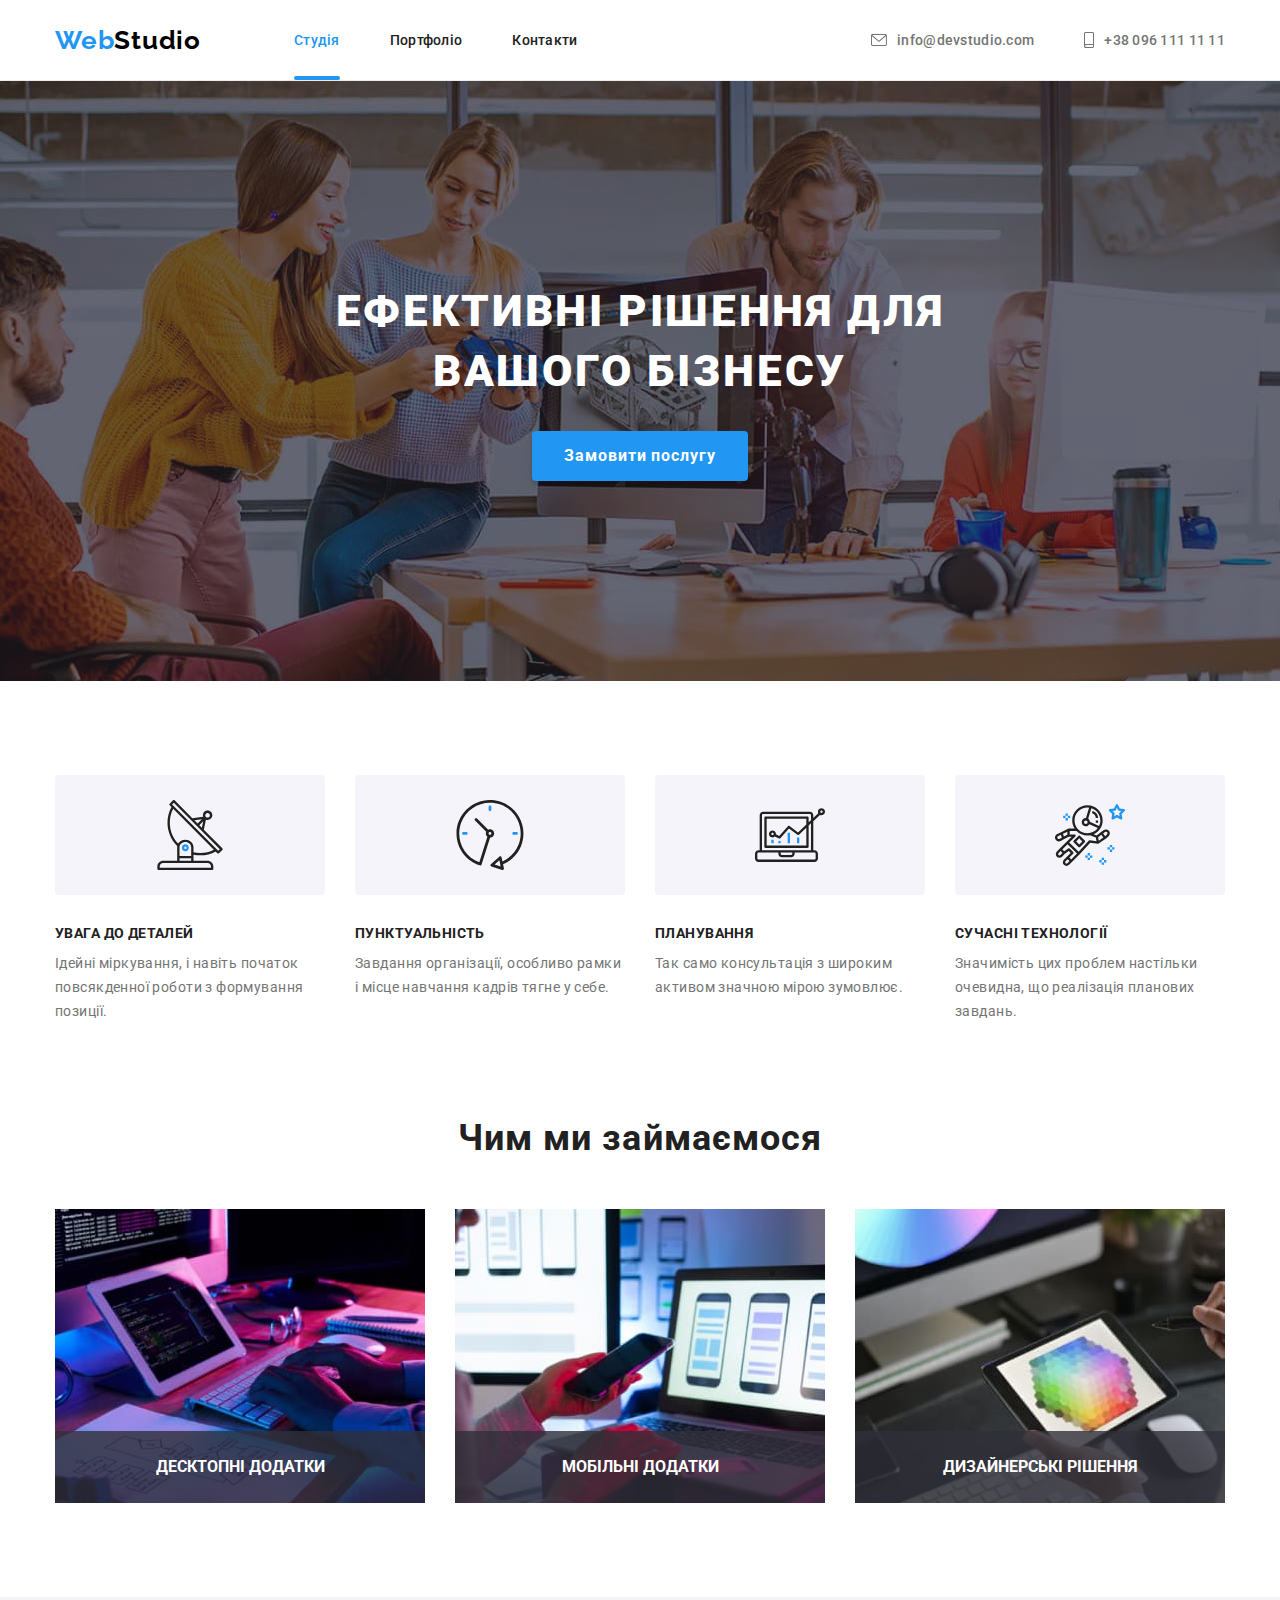
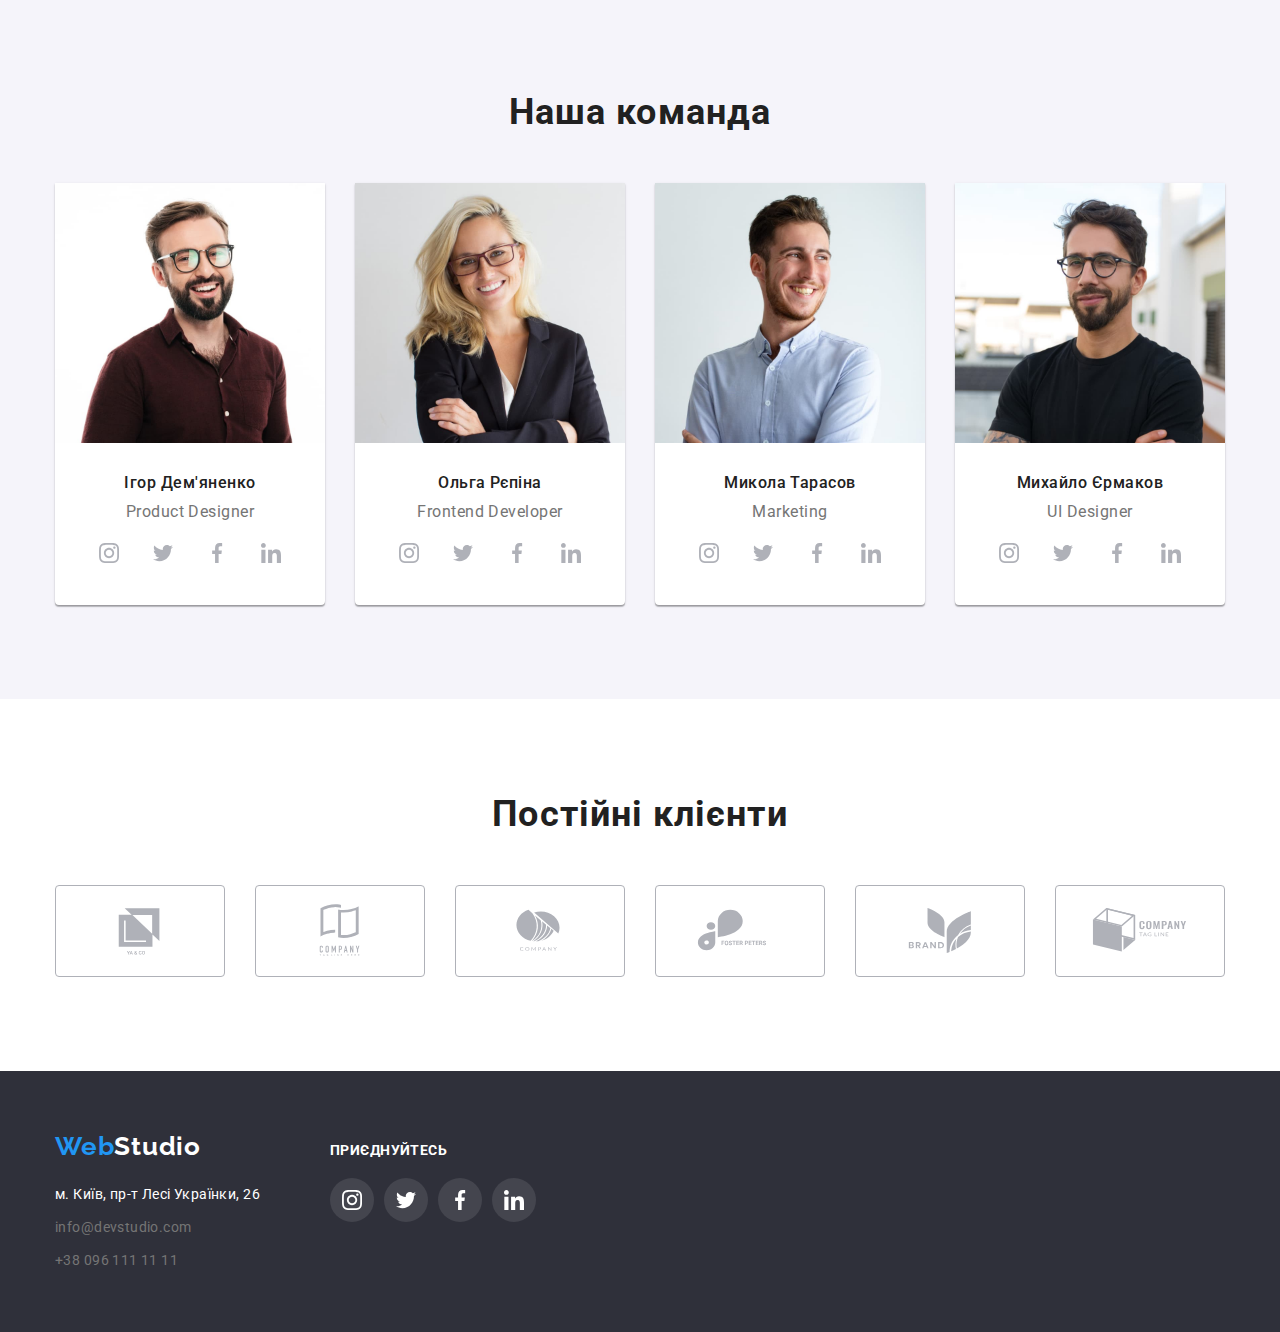
<file: index.html>
<!DOCTYPE html>
<html lang="uk">
  <head>
    <meta charset="UTF-8" />
    <meta http-equiv="X-UA-Compatible" content="IE=edge" />
    <meta name="viewport" content="width=device-width, initial-scale=1.0" />
    <link rel="preconnect" href="https://fonts.googleapis.com" />
    <link rel="preconnect" href="https://fonts.gstatic.com" crossorigin />
    <link
      href="https://fonts.googleapis.com/css2?family=Raleway:wght@700&family=Roboto:wght@400;500;700;900&display=swap"
      rel="stylesheet"
    />
    <link
      rel="stylesheet"
      href="https://cdnjs.cloudflare.com/ajax/libs/modern-normalize/1.1.0/modern-normalize.min.css"
    />
    <link rel="stylesheet" href="css/styles.css" />
    <title>WebStudio</title>
  </head>
  <body>
    <!--Шапка-->
    <header class="page-header">
      <div class="container item-link">
        <nav class="main-nav">
          <a href="./index.html" class="logo">Web<span class="logo-styles">Studio</span></a>
          <ul class="nav-link">
            <li class="item-font"><a href="./index.html" class="font current">Студія</a></li>
            <li class="item-font"><a href="./portfolio.html" class="font">Портфоліо</a></li>
            <li class="item-font"><a href="/" class="font">Контакти</a></li>
          </ul>
        </nav>
        <!--Контакти-->
        <ul class="contact">
          <li class="item-info">
            <a href="mailto:info@devstudio.com" class="info"
              ><svg class="icon-contact" width="16px" height="12px">
                <use href="./images/symbol-defs.svg#envelope"></use></svg
              >info@devstudio.com</a
            >
          </li>
          <li class="item-info">
            <a href="tel:+380961111111" class="info"
              ><svg class="icon-contact" width="10px" height="16px">
                <use href="./images/symbol-defs.svg#smartphone"></use></svg
              >+38 096 111 11 11</a
            >
          </li>
        </ul>
      </div>
    </header>
    <main>
      <!--Банер-->
      <section class="hero-overlay">
        <div class="container">
          <h1 class="baner-text">
            Ефективні рішення для <br />
            вашого бізнесу
          </h1>
          <button type="button" class="baner-button" data-modal-open>Замовити послугу</button>
        </div>
      </section>
      <!--Деталі-->
      <section class="section padding-sec">
        <div class="container">
          <h2 class="visually-hidden">Shadow</h2>
          <ul class="information">
            <li class="info-item">
              <div class="icon-information">
                <svg width="70px" height="70px">
                  <use href="./images/symbol-defs.svg#antenna"></use>
                </svg>
              </div>
              <h3 class="factor">УВАГА ДО ДЕТАЛЕЙ</h3>
              <p class="opisanie">
                Ідейні міркування, і навіть початок повсякденної роботи з формування позиції.
              </p>
            </li>
            <li class="info-item">
              <div class="icon-information">
                <svg width="70px" height="70px">
                  <use href="./images/symbol-defs.svg#clock"></use>
                </svg>
              </div>
              <h3 class="factor">ПУНКТУАЛЬНІСТЬ</h3>
              <p class="opisanie">
                Завдання організації, особливо рамки і місце навчання кадрів тягне у себе.
              </p>
            </li>
            <li class="info-item">
              <div class="icon-information">
                <svg width="70px" height="70px">
                  <use href="./images/symbol-defs.svg#diagram"></use>
                </svg>
              </div>
              <h3 class="factor">ПЛАНУВАННЯ</h3>
              <p class="opisanie">
                Так само консультація з широким активом значною мірою зумовлює.
              </p>
            </li>
            <li class="info-item">
              <div class="icon-information">
                <svg width="70px" height="70px">
                  <use href="./images/symbol-defs.svg#astronaut"></use>
                </svg>
              </div>
              <h3 class="factor">СУЧАСНІ ТЕХНОЛОГІЇ</h3>
              <p class="opisanie">
                Значимість цих проблем настільки очевидна, що реалізація планових завдань.
              </p>
            </li>
          </ul>
        </div>
      </section>
      <!--Заняття-->
      <section class="section">
        <div class="container">
          <h2 class="glava">Чим ми займаємося</h2>
          <ul class="images-items">
            <li class="img-item">
              <div class="img-box">
                <img
                  src="./images/boxone.jpg"
                  alt="Адаптовано під будь який тип екрану"
                  width="370"
                />
                <p class="label">Десктопні додатки</p>
              </div>
            </li>
            <li class="img-item">
              <div class="img-box">
                <img src="./images/boxtwo.jpg" alt="Робити можно завдяки смартфону" width="370" />
                <p class="label">Мобільні додатки</p>
              </div>
            </li>
            <li class="img-item">
              <div class="img-box">
                <img src="./images/boxthree.jpg" alt="Робота з зображенням" width="370" />
                <p class="label">Дизайнерські рішення</p>
              </div>
            </li>
          </ul>
        </div>
      </section>
      <!--Команда-->
      <section class="section glava-job-title">
        <div class="container">
          <h2 class="glava">Наша команда</h2>
          <ul class="card-people">
            <li class="bg-card">
              <img
                src="./images/nameone.jpg"
                alt="Ігор Дем'яненко"
                width="270"
                class="photo-people"
              />
              <div>
                <h3 class="name-people">Ігор Дем'яненко</h3>
                <p class="job-title">Product Designer</p>
                <ul class="list-social-link">
                  <li class="social-list">
                    <a href="/" class="social-link"
                      ><svg class="soc-link-people" width="20px" height="20px">
                        <use href="./images/symbol-defs.svg#instagram"></use></svg
                    ></a>
                  </li>
                  <li class="social-list">
                    <a href="/" class="social-link"
                      ><svg class="soc-link-people" width="20px" height="20px">
                        <use href="./images/symbol-defs.svg#twitter"></use></svg
                    ></a>
                  </li>
                  <li class="social-list">
                    <a href="/" class="social-link"
                      ><svg class="soc-link-people" width="20px" height="20px">
                        <use href="./images/symbol-defs.svg#facebook"></use></svg
                    ></a>
                  </li>
                  <li class="social-list">
                    <a href="/" class="social-link"
                      ><svg class="soc-link-people" width="20px" height="20px">
                        <use href="./images/symbol-defs.svg#linkedin"></use></svg
                    ></a>
                  </li>
                </ul>
              </div>
            </li>
            <li class="bg-card">
              <img src="./images/nametwo.jpg" alt="Ольга Рєпіна" width="270" class="photo-people" />
              <div>
                <h3 class="name-people">Ольга Рєпіна</h3>
                <p class="job-title">Frontend Developer</p>
                <ul class="list-social-link">
                  <li class="social-list">
                    <a href="/" class="social-link"
                      ><svg class="soc-link-people" width="20px" height="20px">
                        <use href="./images/symbol-defs.svg#instagram"></use></svg
                    ></a>
                  </li>
                  <li class="social-list">
                    <a href="/" class="social-link"
                      ><svg class="soc-link-people" width="20px" height="20px">
                        <use href="./images/symbol-defs.svg#twitter"></use></svg
                    ></a>
                  </li>
                  <li class="social-list">
                    <a href="/" class="social-link"
                      ><svg class="soc-link-people" width="20px" height="20px">
                        <use href="./images/symbol-defs.svg#facebook"></use></svg
                    ></a>
                  </li>
                  <li class="social-list">
                    <a href="/" class="social-link"
                      ><svg class="soc-link-people" width="20px" height="20px">
                        <use href="./images/symbol-defs.svg#linkedin"></use></svg
                    ></a>
                  </li>
                </ul>
              </div>
            </li>
            <li class="bg-card">
              <img
                src="./images/namethree.jpg"
                alt="Микола Тарасов"
                width="270"
                class="photo-people"
              />
              <div>
                <h3 class="name-people">Микола Тарасов</h3>
                <p class="job-title">Marketing</p>
                <ul class="list-social-link">
                  <li class="social-list">
                    <a href="/" class="social-link"
                      ><svg class="soc-link-people" width="20px" height="20px">
                        <use href="./images/symbol-defs.svg#instagram"></use></svg
                    ></a>
                  </li>
                  <li class="social-list">
                    <a href="/" class="social-link"
                      ><svg class="soc-link-people" width="20px" height="20px">
                        <use href="./images/symbol-defs.svg#twitter"></use></svg
                    ></a>
                  </li>
                  <li class="social-list">
                    <a href="/" class="social-link"
                      ><svg class="soc-link-people" width="20px" height="20px">
                        <use href="./images/symbol-defs.svg#facebook"></use></svg
                    ></a>
                  </li>
                  <li class="social-list">
                    <a href="/" class="social-link"
                      ><svg class="soc-link-people" width="20px" height="20px">
                        <use href="./images/symbol-defs.svg#linkedin"></use></svg
                    ></a>
                  </li>
                </ul>
              </div>
            </li>
            <li class="bg-card">
              <img
                src="./images/namefour.jpg"
                alt="Михайло Єрмаков"
                width="270"
                class="photo-people"
              />
              <div>
                <h3 class="name-people">Михайло Єрмаков</h3>
                <p class="job-title">UI Designer</p>
                <ul class="list-social-link">
                  <li class="social-list">
                    <a href="/" class="social-link"
                      ><svg class="soc-link-people" width="20px" height="20px">
                        <use href="./images/symbol-defs.svg#instagram"></use></svg
                    ></a>
                  </li>
                  <li class="social-list">
                    <a href="/" class="social-link"
                      ><svg class="soc-link-people" width="20px" height="20px">
                        <use href="./images/symbol-defs.svg#twitter"></use></svg
                    ></a>
                  </li>
                  <li class="social-list">
                    <a href="/" class="social-link"
                      ><svg class="soc-link-people" width="20px" height="20px">
                        <use href="./images/symbol-defs.svg#facebook"></use></svg
                    ></a>
                  </li>
                  <li class="social-list">
                    <a href="/" class="social-link"
                      ><svg class="soc-link-people" width="20px" height="20px">
                        <use href="./images/symbol-defs.svg#linkedin"></use></svg
                    ></a>
                  </li>
                </ul>
              </div>
            </li>
          </ul>
        </div>
      </section>
      <section class="section">
        <div class="container">
          <h2 class="glava">Постійні клієнти</h2>
          <ul class="list-client">
            <li class="logo-center">
              <a href="/" class="client-link"
                ><svg class="icon-client" width="106px" height="60px">
                  <use href="./images/symbol-defs.svg#logo-1"></use></svg
              ></a>
            </li>
            <li class="logo-center">
              <a href="/" class="client-link"
                ><svg class="icon-client" width="106px" height="60px">
                  <use href="./images/symbol-defs.svg#logo-2"></use></svg
              ></a>
            </li>
            <li class="logo-center">
              <a href="/" class="client-link"
                ><svg class="icon-client" width="106px" height="60px">
                  <use href="./images/symbol-defs.svg#logo-3"></use></svg
              ></a>
            </li>
            <li class="logo-center">
              <a href="/" class="client-link"
                ><svg class="icon-client" width="106px" height="60px">
                  <use href="./images/symbol-defs.svg#logo-4"></use></svg
              ></a>
            </li>
            <li class="logo-center">
              <a href="/" class="client-link"
                ><svg class="icon-client" width="106px" height="60px">
                  <use href="./images/symbol-defs.svg#logo-5"></use></svg
              ></a>
            </li>
            <li class="logo-center">
              <a href="/" class="client-link"
                ><svg class="icon-client" width="106px" height="60px">
                  <use href="./images/symbol-defs.svg#logo-6"></use></svg
              ></a>
            </li>
          </ul>
        </div>
      </section>
    </main>
    <!--Підвал-->
    <footer class="drop-info">
      <div class="container foot-flex">
        <div>
          <a href="./index.html" class="logo flogo">Web<span class="foot-logo">Studio</span></a>
          <address class="foot-adress">
            <p class="street">м. Київ, пр-т Лесі Українки, 26</p>
            <ul class="foot-contact">
              <li class="email">
                <a href="mailto:info@devstudio.com" class="foot-info">info@devstudio.com</a>
              </li>
              <li class="telephone">
                <a href="tel:+380961111111" class="foot-info">+38 096 111 11 11</a>
              </li>
            </ul>
          </address>
        </div>
        <div class="box-join-use">
          <p class="join-use">приєднуйтесь</p>
          <ul class="foot-social-link">
            <li class="foot-soc-list">
              <a href="/" class="soc-link"
                ><svg class="social-footer" width="20px" height="20px">
                  <use href="./images/symbol-defs.svg#instagram"></use></svg
              ></a>
            </li>
            <li class="foot-soc-list">
              <a href="/" class="soc-link"
                ><svg class="social-footer" width="20px" height="20px">
                  <use href="./images/symbol-defs.svg#twitter"></use></svg
              ></a>
            </li>
            <li class="foot-soc-list">
              <a href="/" class="soc-link"
                ><svg class="social-footer" width="20px" height="20px">
                  <use href="./images/symbol-defs.svg#facebook"></use></svg
              ></a>
            </li>
            <li class="foot-soc-list">
              <a href="/" class="soc-link"
                ><svg class="social-footer" width="20px" height="20px">
                  <use href="./images/symbol-defs.svg#linkedin"></use></svg
              ></a>
            </li>
          </ul>
        </div>
      </div>
    </footer>
    <div class="backdrop is-hidden" data-modal>
      <div class="modal">
        <button type="button" class="close" data-modal-close>
          <svg class="svg-close" width="18px" height="18px">
            <use href="./images/symbol-defs.svg#close-1"></use>
          </svg>
        </button>
      </div>
    </div>
    <script src="./js/model.js"></script>
  </body>
</html>
</file>
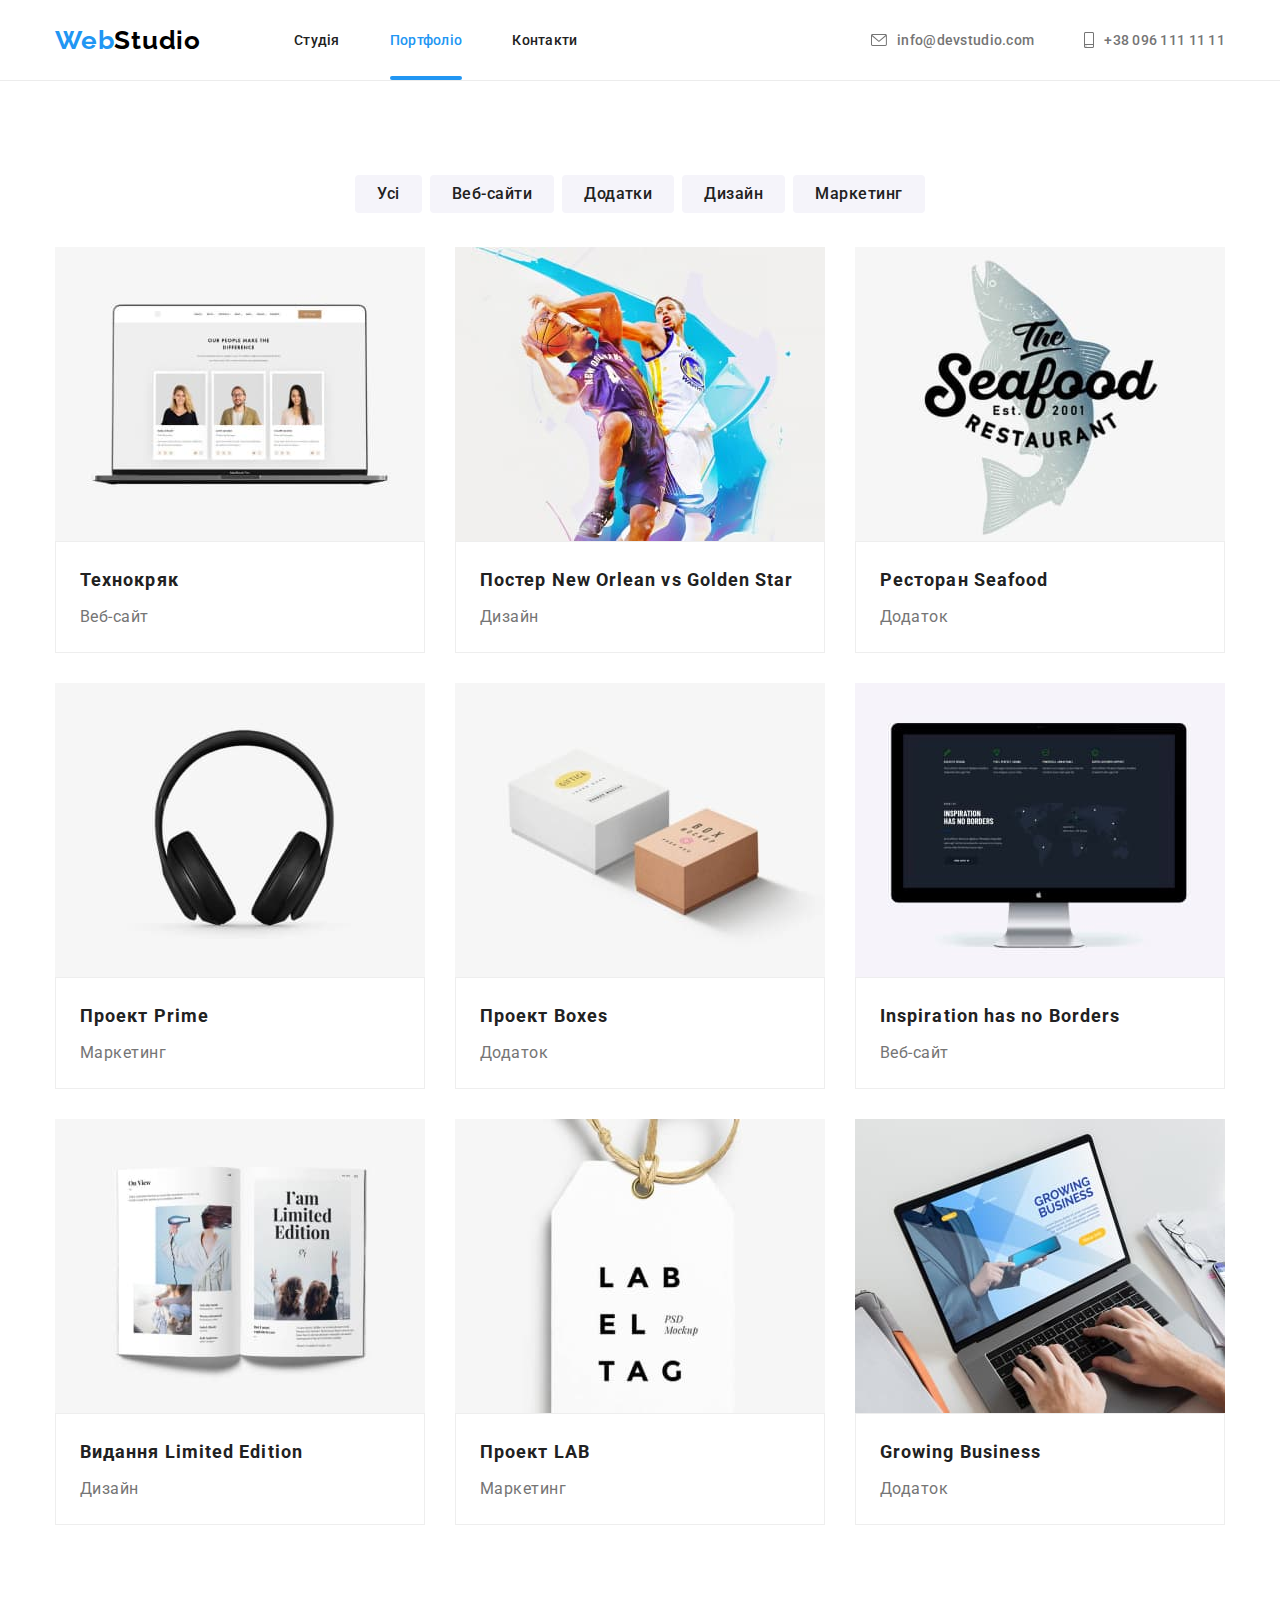
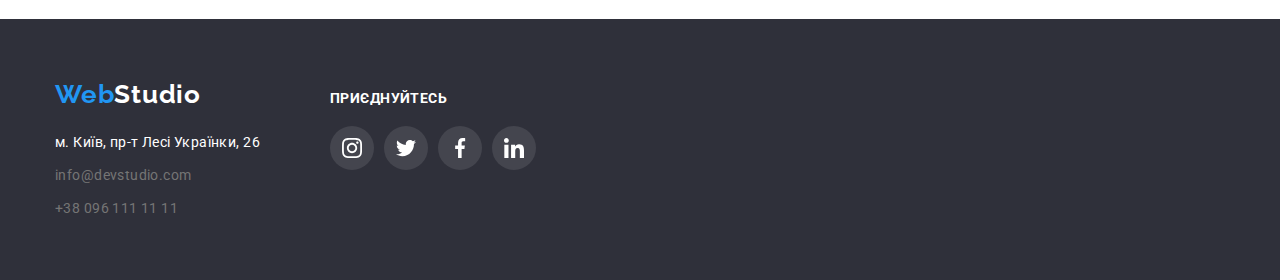
<file: portfolio.html>
<!DOCTYPE html>
<html lang="uk">
  <head>
    <meta charset="UTF-8" />
    <meta http-equiv="X-UA-Compatible" content="IE=edge" />
    <meta name="viewport" content="width=device-width, initial-scale=1.0" />
    <link rel="preconnect" href="https://fonts.googleapis.com" />
    <link rel="preconnect" href="https://fonts.gstatic.com" crossorigin />
    <link
      href="https://fonts.googleapis.com/css2?family=Raleway:wght@700&family=Roboto:wght@400;500;700;900&display=swap"
      rel="stylesheet"
    />
    <link
      rel="stylesheet"
      href="https://cdnjs.cloudflare.com/ajax/libs/modern-normalize/1.1.0/modern-normalize.min.css"
    />
    <link rel="stylesheet" href="css/styles.css" />
    <title>WebStudio</title>
  </head>
  <body>
    <!--Шапка-->
    <header class="page-header">
      <div class="container item-link">
        <nav class="main-nav">
          <a href="./index.html" class="logo">Web<span class="logo-styles">Studio</span></a>
          <ul class="nav-link">
            <li class="item-font"><a href="./index.html" class="font">Студія</a></li>
            <li class="item-font"><a href="./portfolio.html" class="font current">Портфоліо</a></li>
            <li class="item-font"><a href="/" class="font">Контакти</a></li>
          </ul>
        </nav>
        <!--Контакти-->
        <ul class="contact">
          <li class="item-info">
            <a href="mailto:info@devstudio.com" class="info"
              ><svg class="icon-contact" width="16px" height="12px">
                <use href="./images/symbol-defs.svg#envelope"></use></svg
              >info@devstudio.com</a
            >
          </li>
          <li class="item-info">
            <a href="tel:+380961111111" class="info"
              ><svg class="icon-contact" width="10px" height="16px">
                <use href="./images/symbol-defs.svg#smartphone"></use></svg
              >+38 096 111 11 11</a
            >
          </li>
        </ul>
      </div>
    </header>
    <main>
      <!--Портфоліо-->
      <section class="section">
        <div class="container">
          <h1 class="visually-hidden">Портфоліо</h1>
          <ul class="list-button">
            <li class="cl-btn">
              <button type="button" class="click-button">Усі</button>
            </li>
            <li class="cl-btn">
              <button type="button" class="click-button">Веб-сайти</button>
            </li>
            <li class="cl-btn">
              <button type="button" class="click-button">Додатки</button>
            </li>
            <li class="cl-btn">
              <button type="button" class="click-button">Дизайн</button>
            </li>
            <li class="cl-btn">
              <button type="button" class="click-button">Маркетинг</button>
            </li>
          </ul>
          <!-- Макет -->
          <ul class="maket-bg">
            <li class="mark-bg bg-mark">
              <a href="/" class="link-over-card">
                <div class="product-thumb">
                  <img src="./images/laptop.jpg" alt="Ознайомлення з веб-сайтом" width="370" />
                  <p class="text-thumb">
                    Ресурс пропонує комплексні пропозиції з різним рівнем функціоналу та сервісів.
                    Все це дозволить відвідувачу отримати вичерпні відомості про компанію чи
                    приватну особу.
                  </p>
                </div>
                <div class="bg-cont">
                  <h2 class="project-company">Технокряк</h2>
                  <p class="marker-company">Веб-сайт</p>
                </div>
              </a>
            </li>
            <li class="mark-bg bg-mark">
              <a href="/" class="link-over-card">
                <div class="product-thumb">
                  <img
                    src="./images/basketball.jpg"
                    alt="Рекламний постер на матч з баскетболу"
                    width="370"
                  />
                  <p class="text-thumb">
                    Ресурс пропонує комплексні пропозиції з різним рівнем функціоналу та сервісів.
                    Все це дозволить відвідувачу отримати вичерпні відомості про компанію чи
                    приватну особу.
                  </p>
                </div>
                <div class="bg-cont">
                  <h2 class="project-company">Постер New Orlean vs Golden Star</h2>
                  <p class="marker-company">Дизайн</p>
                </div>
              </a>
            </li>
            <li class="mark-bg bg-mark">
              <a href="/" class="link-over-card">
                <div class="product-thumb">
                  <img
                    src="./images/restaurant.jpg"
                    alt="Додаток ресторану за логотипом"
                    width="370"
                  />
                  <p class="text-thumb">
                    Ресурс пропонує комплексні пропозиції з різним рівнем функціоналу та сервісів.
                    Все це дозволить відвідувачу отримати вичерпні відомості про компанію чи
                    приватну особу.
                  </p>
                </div>
                <div class="bg-cont">
                  <h2 class="project-company">Ресторан Seafood</h2>
                  <p class="marker-company">Додаток</p>
                </div>
              </a>
            </li>
            <li class="mark-bg bg-mark">
              <a href="/" class="link-over-card">
                <div class="product-thumb">
                  <img src="./images/music.jpg" alt="Магазин для придбання гаджета" width="370" />
                  <p class="text-thumb">
                    Ресурс пропонує комплексні пропозиції з різним рівнем функціоналу та сервісів.
                    Все це дозволить відвідувачу отримати вичерпні відомості про компанію чи
                    приватну особу.
                  </p>
                </div>
                <div class="bg-cont">
                  <h2 class="project-company">Проект Prime</h2>
                  <p class="marker-company">Маркетинг</p>
                </div>
              </a>
            </li>
            <li class="mark-bg bg-mark">
              <a href="/" class="link-over-card">
                <div class="product-thumb">
                  <img
                    src="./images/brownbox.jpg"
                    alt="Додаток для замовлення подарунків"
                    width="370"
                  />
                  <p class="text-thumb">
                    Ресурс пропонує комплексні пропозиції з різним рівнем функціоналу та сервісів.
                    Все це дозволить відвідувачу отримати вичерпні відомості про компанію чи
                    приватну особу.
                  </p>
                </div>
                <div class="bg-cont">
                  <h2 class="project-company">Проект Boxes</h2>
                  <p class="marker-company">Додаток</p>
                </div>
              </a>
            </li>
            <li class="mark-bg bg-mark">
              <a href="/" class="link-over-card">
                <div class="product-thumb">
                  <img
                    src="./images/monomac.jpg"
                    alt="Веб-сайт для аналізування завдяки графіку"
                    width="370"
                  />
                  <p class="text-thumb">
                    Ресурс пропонує комплексні пропозиції з різним рівнем функціоналу та сервісів.
                    Все це дозволить відвідувачу отримати вичерпні відомості про компанію чи
                    приватну особу.
                  </p>
                </div>
                <div class="bg-cont">
                  <h2 class="project-company">Inspiration has no Borders</h2>
                  <p class="marker-company">Веб-сайт</p>
                </div>
              </a>
            </li>
            <li class="mark-bg bg-mark">
              <a href="/" class="link-over-card">
                <div class="product-thumb">
                  <img src="./images/book.jpg" alt="Дизайн зробленний у стилі книги" width="370" />
                  <p class="text-thumb">
                    Ресурс пропонує комплексні пропозиції з різним рівнем функціоналу та сервісів.
                    Все це дозволить відвідувачу отримати вичерпні відомості про компанію чи
                    приватну особу.
                  </p>
                </div>
                <div class="bg-cont">
                  <h2 class="project-company">Видання Limited Edition</h2>
                  <p class="marker-company">Дизайн</p>
                </div>
              </a>
            </li>
            <li class="mark-bg bg-mark">
              <a href="/" class="link-over-card">
                <div class="product-thumb">
                  <img
                    src="./images/labeltag.jpg"
                    alt="Маркування подарунків при замовленні"
                    width="370"
                  />
                  <p class="text-thumb">
                    Ресурс пропонує комплексні пропозиції з різним рівнем функціоналу та сервісів.
                    Все це дозволить відвідувачу отримати вичерпні відомості про компанію чи
                    приватну особу.
                  </p>
                </div>
                <div class="bg-cont">
                  <h2 class="project-company">Проект LAB</h2>
                  <p class="marker-company">Маркетинг</p>
                </div>
              </a>
            </li>
            <li class="mark-bg bg-mark">
              <a href="/" class="link-over-card">
                <div class="product-thumb">
                  <img src="./images/macbook.jpg" alt="Додаток для будь якої системи" width="370" />
                  <p class="text-thumb">
                    Ресурс пропонує комплексні пропозиції з різним рівнем функціоналу та сервісів.
                    Все це дозволить відвідувачу отримати вичерпні відомості про компанію чи
                    приватну особу.
                  </p>
                </div>
                <div class="bg-cont">
                  <h2 class="project-company">Growing Business</h2>
                  <p class="marker-company">Додаток</p>
                </div>
              </a>
            </li>
          </ul>
        </div>
      </section>
    </main>
    <!--Підвал-->
    <footer class="drop-info">
      <div class="container foot-flex">
        <div>
          <a href="./index.html" class="logo flogo">Web<span class="foot-logo">Studio</span></a>
          <address class="foot-adress">
            <p class="street">м. Київ, пр-т Лесі Українки, 26</p>
            <ul class="foot-contact">
              <li class="email">
                <a href="mailto:info@devstudio.com" class="foot-info">info@devstudio.com</a>
              </li>
              <li class="telephone">
                <a href="tel:+380961111111" class="foot-info">+38 096 111 11 11</a>
              </li>
            </ul>
          </address>
        </div>
        <div class="box-join-use">
          <p class="join-use">приєднуйтесь</p>
          <ul class="foot-social-link">
            <li class="foot-soc-list">
              <a href="/" class="soc-link"
                ><svg class="social-footer" width="20px" height="20px">
                  <use href="./images/symbol-defs.svg#instagram"></use></svg
              ></a>
            </li>
            <li class="foot-soc-list">
              <a href="/" class="soc-link"
                ><svg class="social-footer" width="20px" height="20px">
                  <use href="./images/symbol-defs.svg#twitter"></use></svg
              ></a>
            </li>
            <li class="foot-soc-list">
              <a href="/" class="soc-link"
                ><svg class="social-footer" width="20px" height="20px">
                  <use href="./images/symbol-defs.svg#facebook"></use></svg
              ></a>
            </li>
            <li class="foot-soc-list">
              <a href="/" class="soc-link"
                ><svg class="social-footer" width="20px" height="20px">
                  <use href="./images/symbol-defs.svg#linkedin"></use></svg
              ></a>
            </li>
          </ul>
        </div>
      </div>
    </footer>
  </body>
</html>
</file>
<file: css/styles.css>
:root {
  --background-color-sect: #2f303a;
  --background-color-sect-button: #f5f4fa;
  --background-color-button: #2196f3;
  --background-color-focus-button: #188ce8;
  --text-color-logo: #000000;
  --text-color-logo-foot: #ffffff;
  --color-text-logo: #2196f3;
  --color-text-title-button: #ffffff;
  --color-text-h2: #212121;
  --color-text-p: #757575;
  --color-text-link: #212121;
  --color-text-contact: #757575;
  --hover-focus-link-button: #2196f3;
  --margin-content: 30px;
}

html {
  box-sizing: border-box;
}

/* *,
*::before,
*::after {
  box-sizing: inherit;
} */

body {
  font-family: 'Roboto', sans-serif;
  background: #ffffff;
  color: var(--color-text-h2);
}

ul {
  list-style: none;
  margin: 0;
  padding: 0;
}

a {
  text-decoration: none;
}

h1,
h2,
h3,
h4,
h5,
h6,
p,
ul {
  padding: 0;
  margin: 0;
}

img {
  display: block;
}

/* Розмітка */

.section {
  padding-top: 94px;
  padding-bottom: 94px;
}

.container {
  width: 1200px;
  padding: 0 15px;
  margin: 0 auto;
}

/* Logo-шрифт/колір */

.page-header {
  max-width: 1600px;
  margin-right: auto;
  margin-left: auto;
  border-bottom: 1px solid #ececec;
}

.logo {
  font-family: 'Raleway', sans-serif;
  color: var(--color-text-logo);
  font-weight: 700;
  font-size: 26px;
  line-height: calc(31 / 26);
  letter-spacing: 0.03em;
}

.logo-styles {
  color: var(--text-color-logo);
  line-height: calc(31 / 26);
  letter-spacing: 0.03em;
}

/* Шапка index portfolio */

.item-link,
.main-nav,
.contact {
  display: flex;
  align-items: center;
}

.nav-link {
  display: flex;
  margin-left: 93px;
}

.nav-link .item-font + .item-font {
  margin-left: 50px;
}

.nav-link .font {
  position: relative;
  display: block;
  color: var(--color-text-link);
  font-weight: 500;
  font-size: 14px;
  line-height: calc(16 / 14);
  letter-spacing: 0.02em;
  padding-top: 32px;
  padding-bottom: 32px;

  transition: color 250ms cubic-bezier(0.4, 0, 0.2, 1);
}

.current {
  position: relative;
}

.current::after {
  position: absolute;
  content: '';
  width: 100%;
  height: 4px;
  bottom: 0;
  left: 0;
  border-radius: 2px;
  background-color: var(--hover-focus-link-button);
}

.current .current::after {
  opacity: 1;
  color: var(--hover-focus-link-button);
}

.nav-link .current {
  color: var(--hover-focus-link-button);
}

.nav-link .font:hover,
.nav-link .font:focus {
  color: var(--hover-focus-link-button);
}

.contact {
  display: flex;
  margin-left: auto;
}

.contact .item-info + .item-info {
  margin-left: 50px;
}

.icon-contact {
  margin-right: 10px;
}

.contact .info {
  display: flex;
  align-items: center;
  color: var(--color-text-contact);
  font-weight: 500;
  font-size: 14px;
  line-height: calc(16 / 14);
  letter-spacing: 0.02em;
  padding-top: 32px;
  padding-bottom: 32px;
  fill: var(--color-text-contact);

  transition: color 250ms cubic-bezier(0.4, 0, 0.2, 1), fill 250ms cubic-bezier(0.4, 0, 0.2, 1);
}

.contact .info:hover,
.contact .info:focus {
  color: var(--hover-focus-link-button);
  fill: var(--hover-focus-link-button);
}

/* Банер index */

.hero-overlay {
  max-width: 1600px;
  margin-left: auto;
  margin-right: auto;
  padding: 200px 0;
  text-align: center;
  background-color: #c4c4c4;
  background-image: linear-gradient(rgba(47, 48, 58, 0.4), rgba(47, 48, 58, 0.4)),
    url('../images/overlay.jpg');
  background-position: center;
  background-size: cover;
}

.baner-text {
  color: var(--color-text-title-button);
  font-weight: 900;
  font-size: 44px;
  line-height: calc(60 / 44);
  letter-spacing: 0.06em;
  text-transform: uppercase;
  margin-bottom: 30px;
  text-align: center;
}

.baner-button {
  font-family: inherit;
  background-color: var(--background-color-button);
  color: var(--color-text-title-button);
  cursor: pointer;
  font-weight: 700;
  font-size: 16px;
  line-height: calc(30 / 16);
  letter-spacing: 0.06em;
  padding: 10px 32px;
  border-radius: 4px;
  box-shadow: 0px 4px 4px rgba(0, 0, 0, 0.15);
  border: 0;

  transition: background-color 250ms cubic-bezier(0.4, 0, 0.2, 1);
}

.baner-button:hover,
.baner-button:focus {
  background-color: var(--background-color-focus-button);
}

/* Деталі */

.padding-sec {
  padding-bottom: 0;
}

.visually-hidden {
  position: absolute;
  width: 1px;
  height: 1px;
  margin: -1px;
  border: 0;
  padding: 0;
  white-space: nowrap;
  clip-path: inset(100%);
  clip: rect(0 0 0 0);
  overflow: hidden;
}

.icon-information {
  display: flex;
  justify-content: center;
  align-items: center;
  height: 120px;
  margin-bottom: 30px;
  background: #f5f4fa;
  border-radius: 4px;
}

.information {
  display: flex;
  margin-right: -30px;
}

.information > .info-item {
  flex-basis: calc(100% / 4 - 30px);
  margin-right: var(--margin-content);
}

.factor {
  font-weight: 700;
  font-size: 14px;
  line-height: calc(16 / 14);
  letter-spacing: 0.03em;
  text-transform: uppercase;
  margin-bottom: 10px;
}

.opisanie {
  font-size: 14px;
  color: var(--color-text-p);
  line-height: calc(24 / 14);
  letter-spacing: 0.03em;
}

/* Заняття */

.glava-job-title {
  background-color: var(--background-color-sect-button);
}

.glava {
  text-align: center;
  font-weight: 700;
  font-size: 36px;
  line-height: calc(42 / 36);
  letter-spacing: 0.03em;
  margin-bottom: 50px;
}

.images-items {
  display: flex;
  margin-right: -30px;
}

.images-items > .img-item {
  flex-basis: calc(100% / 3 - 30px);
  margin-right: var(--margin-content);
}

.img-box {
  position: relative;
}

.label {
  position: absolute;
  bottom: 0;
  padding-top: 27px;
  padding-bottom: 27px;
  width: 100%;
  font-weight: 700;
  line-height: calc(16 / 14);
  text-align: center;
  text-transform: uppercase;
  color: var(--color-text-title-button);
  background: rgba(47, 48, 58, 0.8);
}

/* Команда */

.bg-card {
  background-color: var(--color-text-title-button);
  box-shadow: 0px 1px 3px rgba(0, 0, 0, 0.12), 0px 1px 1px rgba(0, 0, 0, 0.14),
    0px 2px 1px rgba(0, 0, 0, 0.2);
  border-radius: 0px 0px 4px 4px;
}

.card-people {
  display: flex;
  margin-top: -30px;
  margin-right: -30px;
}

.card-people > .bg-card {
  flex-basis: calc(100% / 4 - 30px);
  margin-top: var(--margin-content);
  margin-right: var(--margin-content);
}

.name-people {
  text-align: center;
  font-weight: 500;
  font-size: 16px;
  line-height: calc(19 / 16);
  letter-spacing: 0.03em;
  margin-top: var(--margin-content);
  margin-right: auto;
  margin-bottom: 10px;
  margin-left: auto;
}

.job-title {
  color: var(--color-text-p);
  text-align: center;
  font-size: 16px;
  line-height: calc(19 / 16);
  letter-spacing: 0.03em;
  margin-right: auto;
  margin-bottom: 10px;
  margin-left: auto;
}

.list-social-link {
  display: flex;
  justify-content: center;
  padding-bottom: 30px;
}

.social-list:not(:first-child) {
  margin-left: 10px;
}

.social-link {
  display: flex;
  align-items: center;
  justify-content: center;
  width: 44px;
  height: 44px;
  border-radius: 50%;

  transition: background-color 250ms cubic-bezier(0.4, 0, 0.2, 1);
}

.soc-link-people {
  fill: #afb1b8;

  transition: fill 250ms cubic-bezier(0.4, 0, 0.2, 1);
}

.social-link:hover,
.social-link:focus {
  background-color: var(--hover-focus-link-button);
}

.social-link:hover svg,
.social-link:focus svg {
  fill: #ffffff;
}

/* Постійні клієнти */

.list-client {
  display: flex;
  gap: 30px;
}

.logo-center {
  width: calc(100% - 150px / 6);
  height: 92px;
  cursor: pointer;
}

.client-link {
  display: flex;
  width: 100%;
  height: 100%;
  border: 1px solid #afb1b8;
  border-radius: 4px;
  justify-content: center;
  align-items: center;

  transition: border 250ms cubic-bezier(0.4, 0, 0.2, 1);
}

.client-link:hover,
.client-link:focus {
  border: 1px solid var(--hover-focus-link-button);
}

.icon-client {
  fill: #afb1b8;

  transition: fill 250ms cubic-bezier(0.4, 0, 0.2, 1);
}

.client-link:hover .icon-client,
.client-link:focus .icon-client {
  fill: var(--hover-focus-link-button);
}

/* Портфоліо */

.list-button {
  display: flex;
  justify-content: center;
  padding-bottom: 34px;
}

.list-button .cl-btn + .cl-btn {
  margin-left: 8px;
}

.list-button .click-button {
  font-family: inherit;
  background-color: var(--background-color-sect-button);
  cursor: pointer;
  color: var(--color-text-link);
  font-weight: 500;
  font-size: 16px;
  line-height: calc(26 / 16);
  text-align: center;
  letter-spacing: 0.03em;
  border-radius: 4px;
  border: 0;
  padding: 6px 22px;

  transition: color 250ms cubic-bezier(0.4, 0, 0.2, 1),
    background-color 250ms cubic-bezier(0.4, 0, 0.2, 1),
    box-shadow 250ms cubic-bezier(0.4, 0, 0.2, 1);
}

.list-button .click-button:hover,
.list-button .click-button:focus,
.list-button .click-button:active {
  background-color: var(--hover-focus-link-button);
  color: var(--color-text-title-button);
  box-shadow: 0px 3px 1px rgba(0, 0, 0, 0.1), 0px 1px 2px rgba(0, 0, 0, 0.08),
    0px 2px 2px rgba(0, 0, 0, 0.12);
}

.maket-bg {
  display: flex;
  flex-wrap: wrap;
  margin-top: -30px;
  margin-right: -30px;
}

.product-thumb {
  position: relative;
  overflow: hidden;
}

.link-over-card {
  display: block;
  color: var(--color-text-link);
}

.text-thumb {
  position: absolute;
  top: 0;
  left: 0;
  width: 100%;
  height: 100%;
  padding: 63px 24px;
  font-weight: 400;
  font-size: 18px;
  line-height: calc(28 / 18);
  letter-spacing: 0.03em;
  color: #ffffff;
  background: rgba(33, 150, 243, 0.9);
  transform: translateY(100%);

  transition: transform 250ms cubic-bezier(0.4, 0, 0.2, 1);
}

.bg-mark:hover .text-thumb {
  transform: translateY(0);
}

.mark-bg:hover {
  box-shadow: 0px 1px 1px rgba(0, 0, 0, 0.12), 0px 4px 4px rgba(0, 0, 0, 0.06),
    1px 4px 6px rgba(0, 0, 0, 0.16);
  transition: box-shadow 250ms cubic-bezier(0.4, 0, 0.2, 1);
}

.maket-bg > .mark-bg {
  flex-basis: calc(100% / 3 - 30px);
  margin-top: var(--margin-content);
  margin-right: var(--margin-content);
}

.bg-cont {
  padding: 20px 24px;
  border: 1px solid #eeeeee;
}

.project-company {
  font-weight: 700;
  font-size: 18px;
  line-height: calc(36 / 18);
  letter-spacing: 0.06em;
  padding-bottom: 4px;
}

.marker-company {
  color: var(--color-text-p);
  font-size: 16px;
  line-height: calc(30 / 16);
  letter-spacing: 0.03em;
}

/* Підвал index portfolio - info */

.foot-flex {
  display: flex;
  align-items: baseline;
}

.drop-info {
  max-width: 1600px;
  margin-right: auto;
  margin-left: auto;
  padding: 60px 0;
  background: var(--background-color-sect);
}

.foot-logo {
  color: var(--text-color-logo-foot);
  line-height: calc(31 / 26);
  letter-spacing: 0.03em;
}

.foot-adress {
  font-style: normal;
}

.flogo {
  display: block;
  margin-bottom: 20px;
}

.street {
  color: var(--text-color-logo-foot);
  font-size: 14px;
  line-height: calc(24 / 14);
  letter-spacing: 0.03em;

  margin-bottom: 9px;
}

.foot-contact .foot-info {
  color: var(--color-text-contact);
  font-size: 14px;
  line-height: calc(24 / 14);
  letter-spacing: 0.03em;

  transition: color 250ms cubic-bezier(0.4, 0, 0.2, 1);
}

.email {
  margin-bottom: 9px;
}

.foot-contact .foot-info:hover,
.foot-contact .foot-info:focus {
  color: var(--hover-focus-link-button);
}

/* Підвал index portfolio - social-link */

.box-join-use {
  height: 80px;
  width: auto;
  margin-left: 70px;
  display: block;
}

.join-use {
  font-weight: 700;
  font-size: 14px;
  line-height: calc(16 / 14);
  letter-spacing: 0.03em;
  text-transform: uppercase;
  color: #ffffff;
  margin-bottom: 20px;
}

.foot-social-link {
  display: flex;
  justify-content: center;
}

.foot-soc-list:not(:first-child) {
  margin-left: 10px;
}

.soc-link {
  display: flex;
  align-items: center;
  justify-content: center;
  width: 44px;
  height: 44px;
  background: rgba(255, 255, 255, 0.1);
  border-radius: 50%;

  transition: background-color 250ms cubic-bezier(0.4, 0, 0.2, 1);
}

.social-footer {
  fill: #ffffff;
}

.soc-link:hover,
.soc-link:focus {
  background-color: var(--hover-focus-link-button);
}

/* Backdrop */

.backdrop {
  position: fixed;
  top: 0;
  left: 0;
  width: 100%;
  height: 100%;
  opacity: 1;
  background-color: rgba(0, 0, 0, 0.2);

  transition: opacity 250ms cubic-bezier(0.4, 0, 0.2, 1);
}

.backdrop.is-hidden {
  opacity: 0;
  pointer-events: none;
}

.modal {
  position: absolute;
  top: 50%;
  left: 50%;
  transform: translate(-50%, -50%);
  width: 528px;
  height: 581px;
  background-color: #ffffff;
  box-shadow: 0px 1px 3px rgba(0, 0, 0, 0.12), 0px 1px 1px rgba(0, 0, 0, 0.14),
    0px 2px 1px rgba(0, 0, 0, 0.2);
  border-radius: 4px;
}

.close {
  position: absolute;
  top: 8px;
  right: 8px;
  fill: #000000;
  cursor: pointer;
  border: transparent;
  background: transparent;
}

.svg-close {
  width: 30px;
  height: 30px;
  padding: 6px;
  border-radius: 50%;
  background-color: #ffffff;
  border: 1px solid rgba(0, 0, 0, 0.1);
}
</file>
